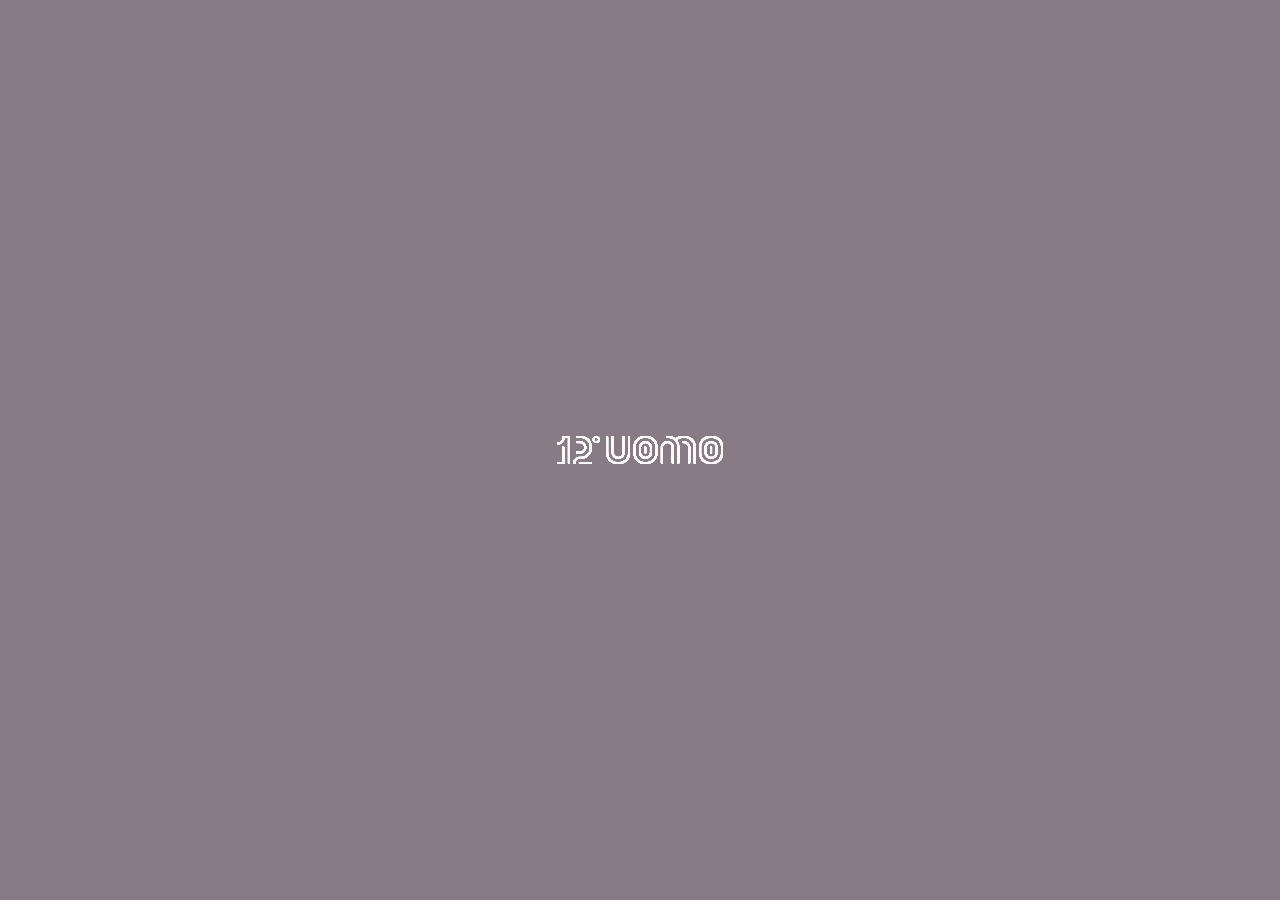
<file: public/piattaforma/index.html>
<!DOCTYPE html>
<html>
  <head>
    <meta charset="utf-8">
    <meta name="viewport" width=device-width, initial-scale=1.0, maximum-scale=1.0, user-scalable=0>



    <link rel="preconnect" href="https://fonts.gstatic.com">
    <link href="https://fonts.googleapis.com/css2?family=Quicksand:wght@300;400;500;600;700&display=swap" rel="stylesheet">

    <style>
    body {padding: 0; margin: 0;}

    html, body {
      height: 100%;
      width: 100%;
      overflow-x: hidden;
      overflow-y: hidden;
    }


    button{
          background-color: #877B85;
          color: #F9F9F9;
          font-size:13px;
          font-weight: bold;
          border: 5px solid;
          border-color: #877B85;
          border-radius: 30px;
          padding-left: 60px;
          padding-right: 60px;
          padding-top: 5px;
          padding-bottom: 5px;
          font-family: 'Quicksand', sans-serif;
          text-align: center;
          }
    </style>

    <script src="p5.min.js"></script>
    <script src="p5.sound.min.js"></script>
    <script src="sketchBenvenuto.js"></script>

  </head>
  <body>
  </body>
</html>
</file>
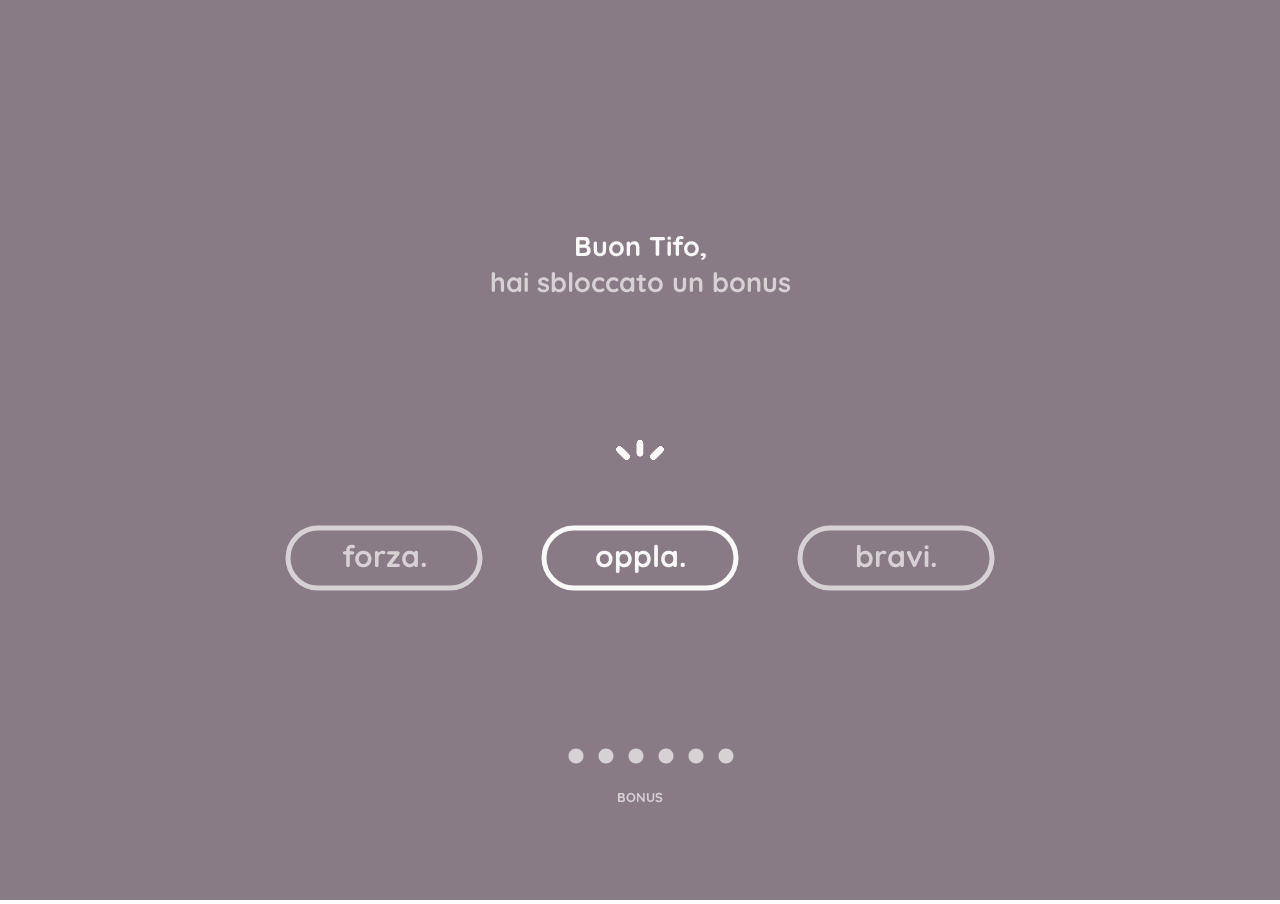
<file: public/piattaforma/bonus/index.html>
<!DOCTYPE html>
<html>
  <head>
    <meta charset="utf-8">
    <meta name="viewport" width=device-width, initial-scale=1.0, maximum-scale=1.0, user-scalable=0>
    <link rel="icon" href="/assets/immagini/logoMini.png" type="image/gif">
    <style>

    body {padding: 0; margin: 0;}

    html, body {
      height: 100%;
      width: 100%;
      overflow-x: hidden;
      overflow-y: hidden;
    }

    </style>

    <script src="p5.min.js"></script>
    <!-- <script src="p5.sound.min.js"></script> -->
    <script src="sketch.js"></script>

    <link rel="preconnect" href="https://fonts.gstatic.com">
    <link href="https://fonts.googleapis.com/css2?family=Quicksand:wght@300;400;500;600;700&display=swap" rel="stylesheet">

  </head>
  <body>
  </body>
</html>
</file>
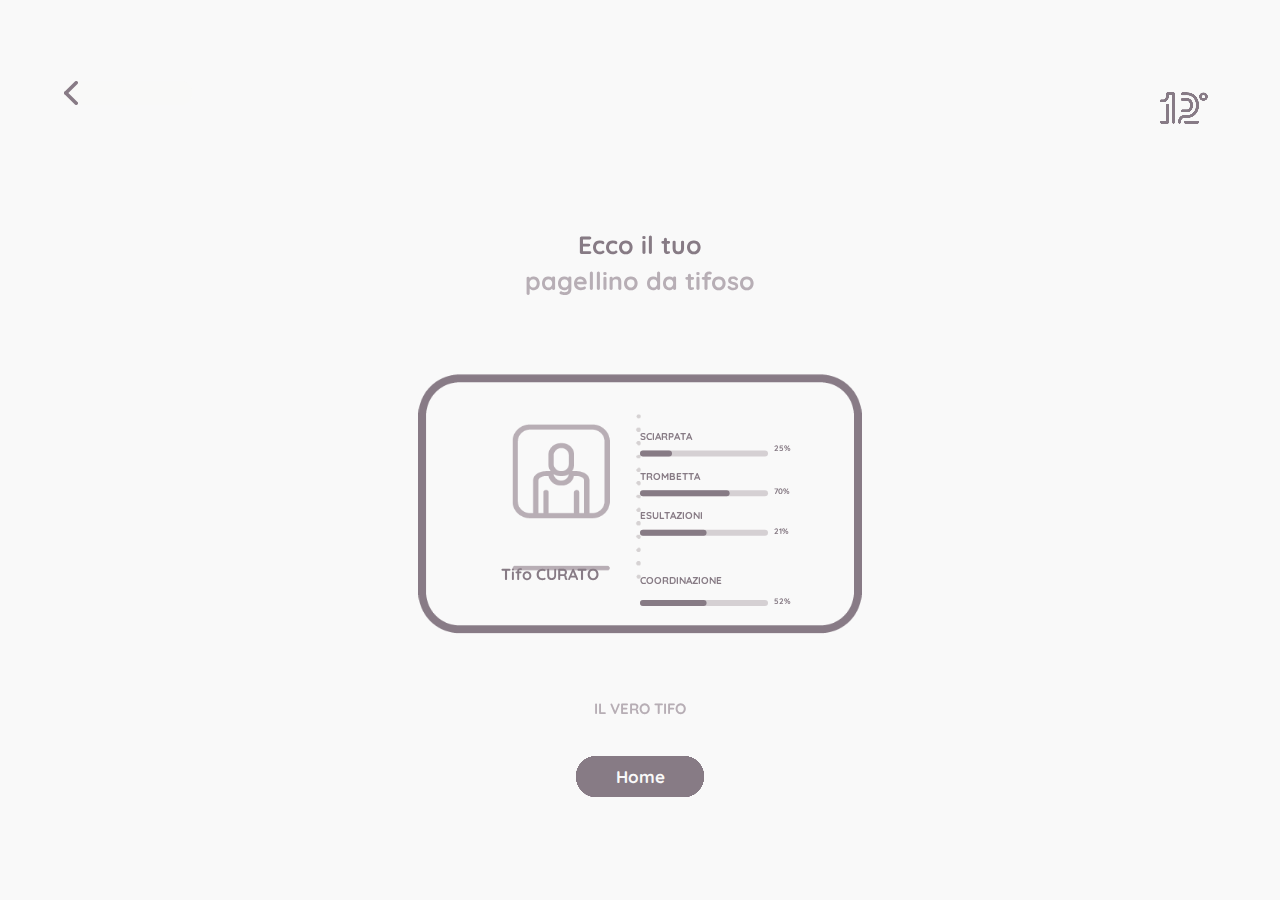
<file: public/piattaforma/pagellino/index.html>
<!DOCTYPE html>
<html>
  <head>
    <meta charset="utf-8">
    <meta name="viewport" width=device-width, initial-scale=1.0, maximum-scale=1.0, user-scalable=0>

  <title>12Uomo</title>
  <link href="website.css" rel="stylesheet" type="text/css">

    <link rel="preconnect" href="https://fonts.gstatic.com">
    <link href="https://fonts.googleapis.com/css2?family=Quicksand:wght@300;400;500;600;700&display=swap" rel="stylesheet">


    <style>

    body {padding: 0; margin: 0;}


  </style>
    <script src="p5.min.js"></script>
    <script src="p5.sound.min.js"></script>
    <script src="sketch.js"></script>
  </head>
  <body>
  </body>
</html>
</file>
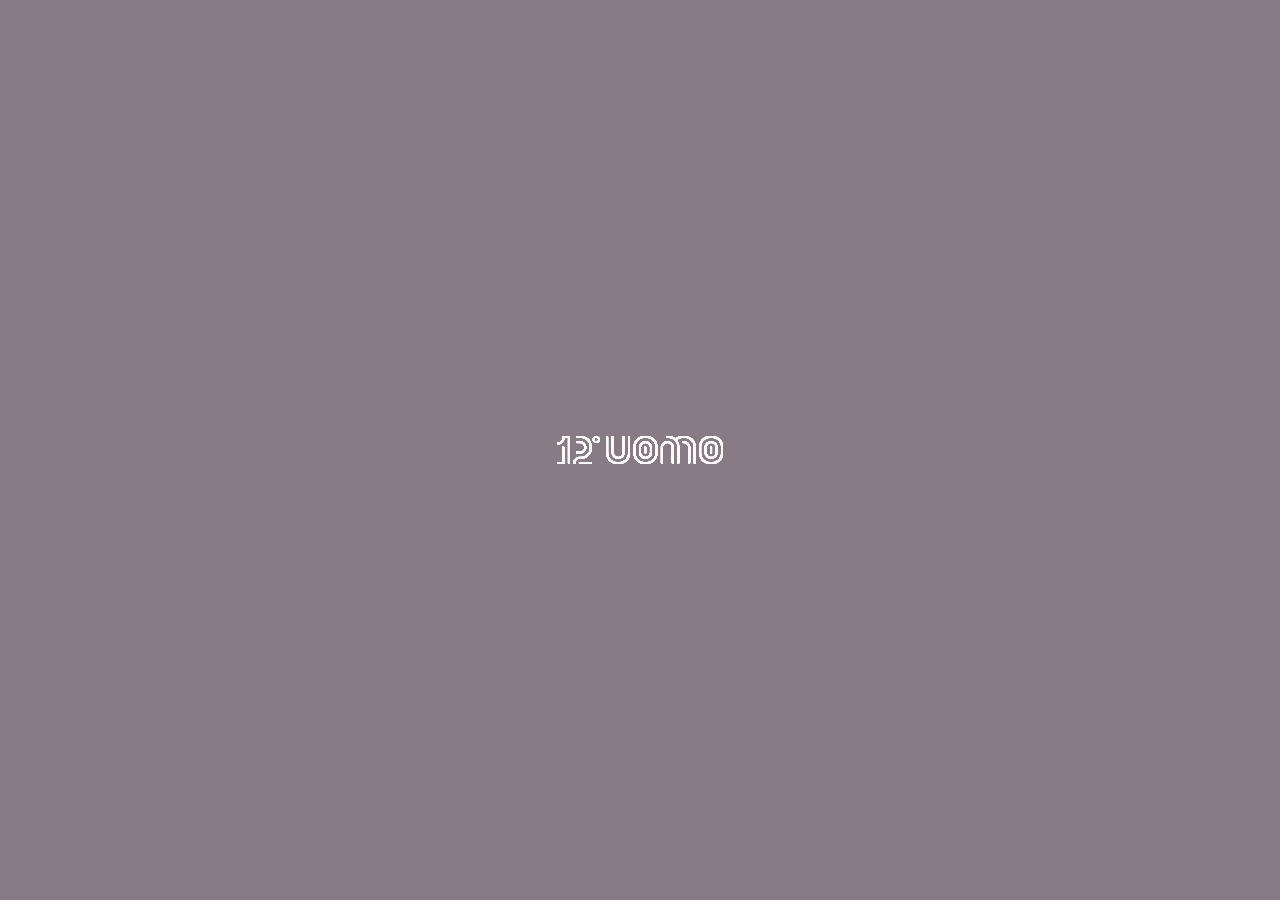
<file: public/piattaforma/indexPausa.html>
<!DOCTYPE html>
<html>
  <head>
    <meta charset="utf-8">
    <meta name="viewport" width=device-width, initial-scale=1.0, maximum-scale=1.0, user-scalable=0>
    <link rel="preconnect" href="https://fonts.gstatic.com">
    <link href="https://fonts.googleapis.com/css2?family=Quicksand:wght@300;400;500;600;700&display=swap" rel="stylesheet">

    <style>
    body {padding: 0; margin: 0;}

    html, body {
      height: 100%;
      width: 100%;
      overflow-x: hidden;
      overflow-y: hidden;
    }


    button{
          background-color: #877B85;
          color: #F9F9F9;
          font-size:13px;
          font-weight: bold;
          /* border: 5px solid;
          border-color: #877B85; */
          border-radius: 30px;
          padding-left: 60px;
          padding-right: 60px;
          padding-top: 5px;
          padding-bottom: 5px;
          font-family: 'Quicksand', sans-serif;
          text-align: center;
          }
    </style>

    <script src="p5.min.js"></script>
    <script src="p5.sound.min.js"></script>
    <script src="sketch_Pausa_Tifo.js"></script>

  </head>
  <body>
  </body>
</html>
</file>
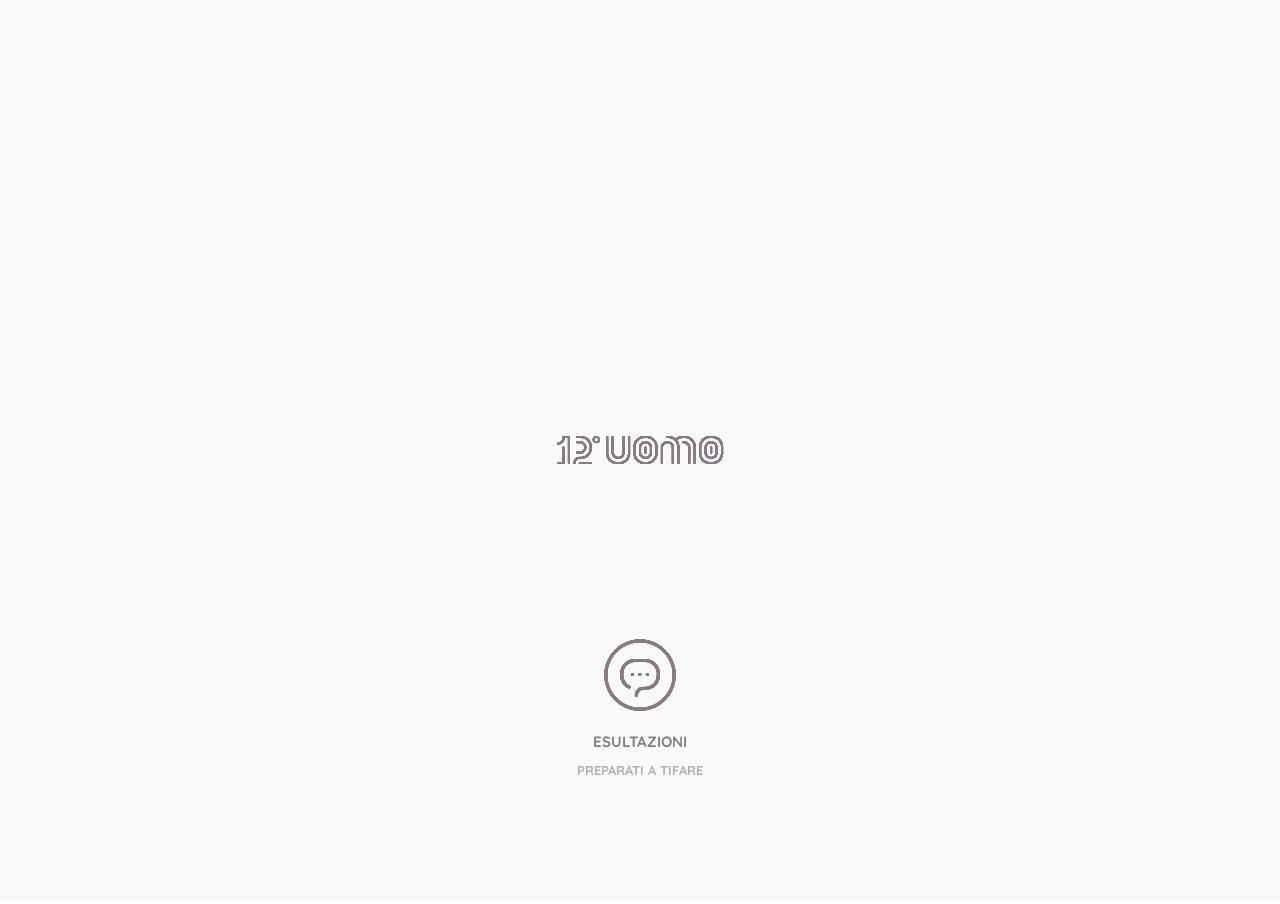
<file: public/piattaforma/esultazioni/indexApertura.html>
<!DOCTYPE html>
<html>
  <head>
    <meta charset="utf-8">
    <meta name="viewport" width=device-width, initial-scale=1.0, maximum-scale=1.0, user-scalable=0>
    <link rel="icon" href="/assets/immagini/logoMini.png" type="image/gif">
    <style>

    body {padding: 0; margin: 0;}

    html, body {
      height: 100%;
      width: 100%;
      overflow-x: hidden;
      overflow-y: hidden;
    }

    </style>

    <script src="p5.min.js"></script>
    <!-- <script src="p5.sound.min.js"></script> -->
    <script src="sketchApertura.js"></script>
    
    <link rel="preconnect" href="https://fonts.gstatic.com">
    <link href="https://fonts.googleapis.com/css2?family=Quicksand:wght@300;400;500;600;700&display=swap" rel="stylesheet">

  </head>
  <body>
  </body>
</html>
</file>
<file: public/piattaforma/pagellino/website.css>
body {
  position: absolute;
  position: fixed;
  width: 100%;
  height: 100%;
  padding: 0;
  margin: 0;
  top: 0%;
  left: 0%;
  font-family: 'Quicksand', sans-serif;
}

html,
body {
  height: 100%;
  width: 100%;
  overflow-x: hidden;
  overflow-y: hidden;
}

.header {
  display: flex;
  justify-content: center;
  width: 100%;
  height: 10%;
}

#startBtn{
  background: #877B85;
  color: #F9F9F9;
}

#pauseBtn{
background-image: url("data:image/svg+xml,%3Csvg id='Layer_1' data-name='Layer 1' xmlns='http://www.w3.org/2000/svg' xmlns:xlink='http://www.w3.org/1999/xlink' viewBox='0 0 28.3 49.3'%3E%3Cdefs%3E%3Cstyle%3E.cls-1,.cls-3%7Bfill:none;%7D.cls-2%7Bclip-path:url(%23clip-path);%7D.cls-3%7Bstroke:%23887b86;stroke-linecap:round;stroke-linejoin:round;stroke-width:7.3px;%7D%3C/style%3E%3CclipPath id='clip-path' transform='translate(-411.29 -400.56)'%3E%3Crect class='cls-1' x='411.29' y='400.56' width='28.3' height='49.3'/%3E%3C/clipPath%3E%3C/defs%3E%3Cg class='cls-2'%3E%3Cline class='cls-3' x1='3.65' y1='24.65' x2='24.65' y2='3.65'/%3E%3Cline class='cls-3' x1='3.65' y1='24.65' x2='24.65' y2='45.65'/%3E%3C/g%3E%3C/svg%3E");
  background-repeat: no-repeat;
  background-color: #f9f9f8;
  color: none;
  border: none;
  height: auto;
  padding: 12px;
}

.pausa{
  width: 10px;
  height: 30px;
  margin-left: 2.5%;
  margin-right: 2.5%;
  margin-top: auto;
  margin-bottom: auto;
  border: none;
  background-repeat: no-repeat;
  background-image: url(" ./assets/freccia.png");
}


/* The container for chackbox privacy */
#container{
  position:absolute;
  width:35%;
  height:auto;
  left:40%;
  top:75%;
  margin:0;
  z-index:1;
  display: none;
  justify-content:left;
  align-items: center;
  }

.container {
  display: block;
  position: relative;
  padding-left: 35px;
  margin-bottom: 12px;
  cursor: pointer;
  font-size: 10px;
  font-weight: bold;
  font-family: 'Quicksand', sans-serif;
  text-align:left;
  color: #877B85;
  -webkit-user-select: none;
  -moz-user-select: none;
  -ms-user-select: none;
  user-select: none;
}

/* Hide the browser's default checkbox */
.container input {
  position:relative;
  opacity: 0;
  cursor: pointer;
  width: 50%;
  height: 50%;
}

/* Create a custom checkbox */
.checkmark {
  position: inherit;
  top: 0;
  left: 0;
  height: 15px;
  width: 15px;
  background-color:#D5D0D3;
}

/* On mouse-over, add a grey background color */
.container:hover input ~ .checkmark {
  background-color: #D5D0D3;
}

/* When the checkbox is checked, add a violet background */
.container input:checked ~ .checkmark {
  background-color: #877B85;
}

/* Create the checkmark (hidden when not checked) */
.checkmark:after {
  content: "";
  position: inherit;
  display: none;
}

/* Show the checkmark when checked */
.container input:checked ~ .checkmark:after {
  display: block;
}
/* Style the checkmark */
.container .checkmark:after {
  left: 4px;
  top: 2px;
  width: 5px;
  height: 5px;
  border: solid white;
  border-width: 0 3px 3px 0;
  -webkit-transform: rotate(45deg);
  -ms-transform: rotate(45deg);
  transform: rotate(45deg);
}


    button,
    input[type="submit"],
    input[type="reset"] {
      border: none;
      border-radius: 23px;
      padding: 10px;
      display: inline-block;
      font-size: 17px;
      font-weight: bold;
      font-family: 'Quicksand', sans-serif;
      cursor: pointer;
      outline: inherit;
      width: 10%;
    }

    button:focus {
      outline: none;
      /* box-shadow: 0 0 0 0.2rem rgba(183, 174, 181, 0.5); */
    }

    button:active {
      outline: none;
      border: none;
    }

/* form code  */
#forum{
  position:absolute;
  width:60%;
  height:auto;
  left:41%;
  top:50%;
  margin:0;
  z-index:1;
  display: none;
  justify-content:left;
  align-items: center;
  }

  input[type=text],
  input[type="submit"],
  input[type="reset"] {
    width: 30%;
    padding: 12px 20px;
    margin: 8px 0;
    box-sizing: border-box;
    border: none;
    background-color:#D5D0D3;
    color: #F9F9F9;
    border-radius: 23px;
    font-weight: regular;
    font-family: 'Quicksand', sans-serif;
  }

  #forum:focus {
    outline: none;
    /* box-shadow: 0 0 0 0.2rem rgba(183, 174, 181, 0.5); */
  }

#forum:active {
    outline: none;
    border: none;
  }

/* PER PUNTO DI DOMANDA CODICE PARTITA */
#schermo{
    position: fixed;
    width:100%;
    height:100%;
    top:50%;
    margin:0;
    z-index:1;
    display: none;
    justify-content:center;
    align-items: center;
}
#imm{
padding-left: 49.5%;
padding-top: 7%;
  width: 16.6px;
  height: 17.3px;
}

.overlay {
  position: sticky;
  padding-left: 36%;
  height: 0;
  width: 30%;
  opacity: 0;

}

.overlay:hover{
  opacity: 1;
  cursor: pointer;
}
.text {
  background-color:#D5D0D3;
  color: #b7aeb5 ;
  font-size: inherit;
  position:block;
  width:100%;
  height:50%;
  text-align: center;
  font-family: inherit;

}
</file>
